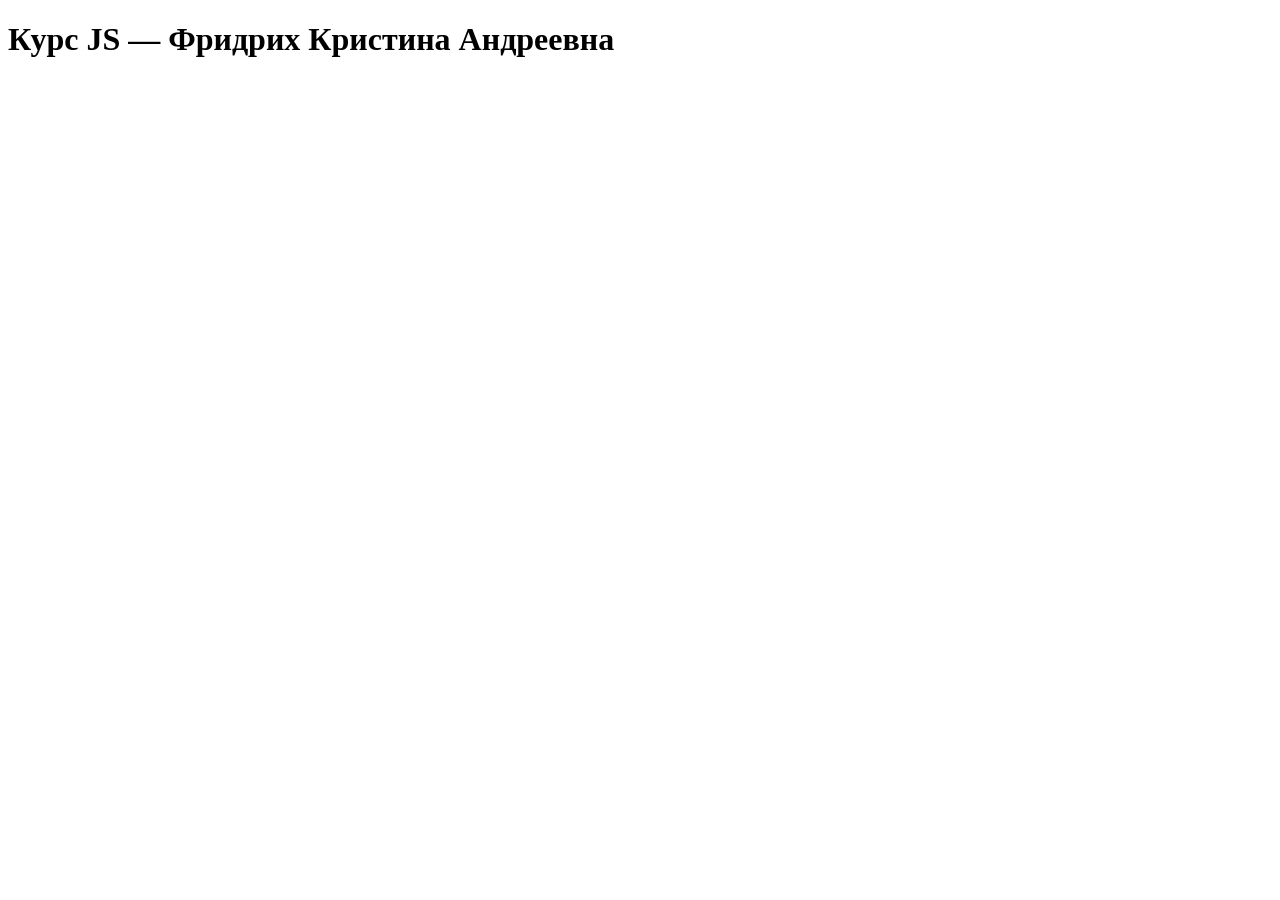
<file: task0/index.html>
<!DOCTYPE html>
<html lang="ru">
<head>
    <meta charset="UTF-8">
    <meta name="viewport" content="width=device-width, initial-scale=1.0">
    <title>Курс JS</title>
</head>
<body>
    <h1>Курс JS — Фридрих Кристина Андреевна</h1>
</body>
</html>
</file>
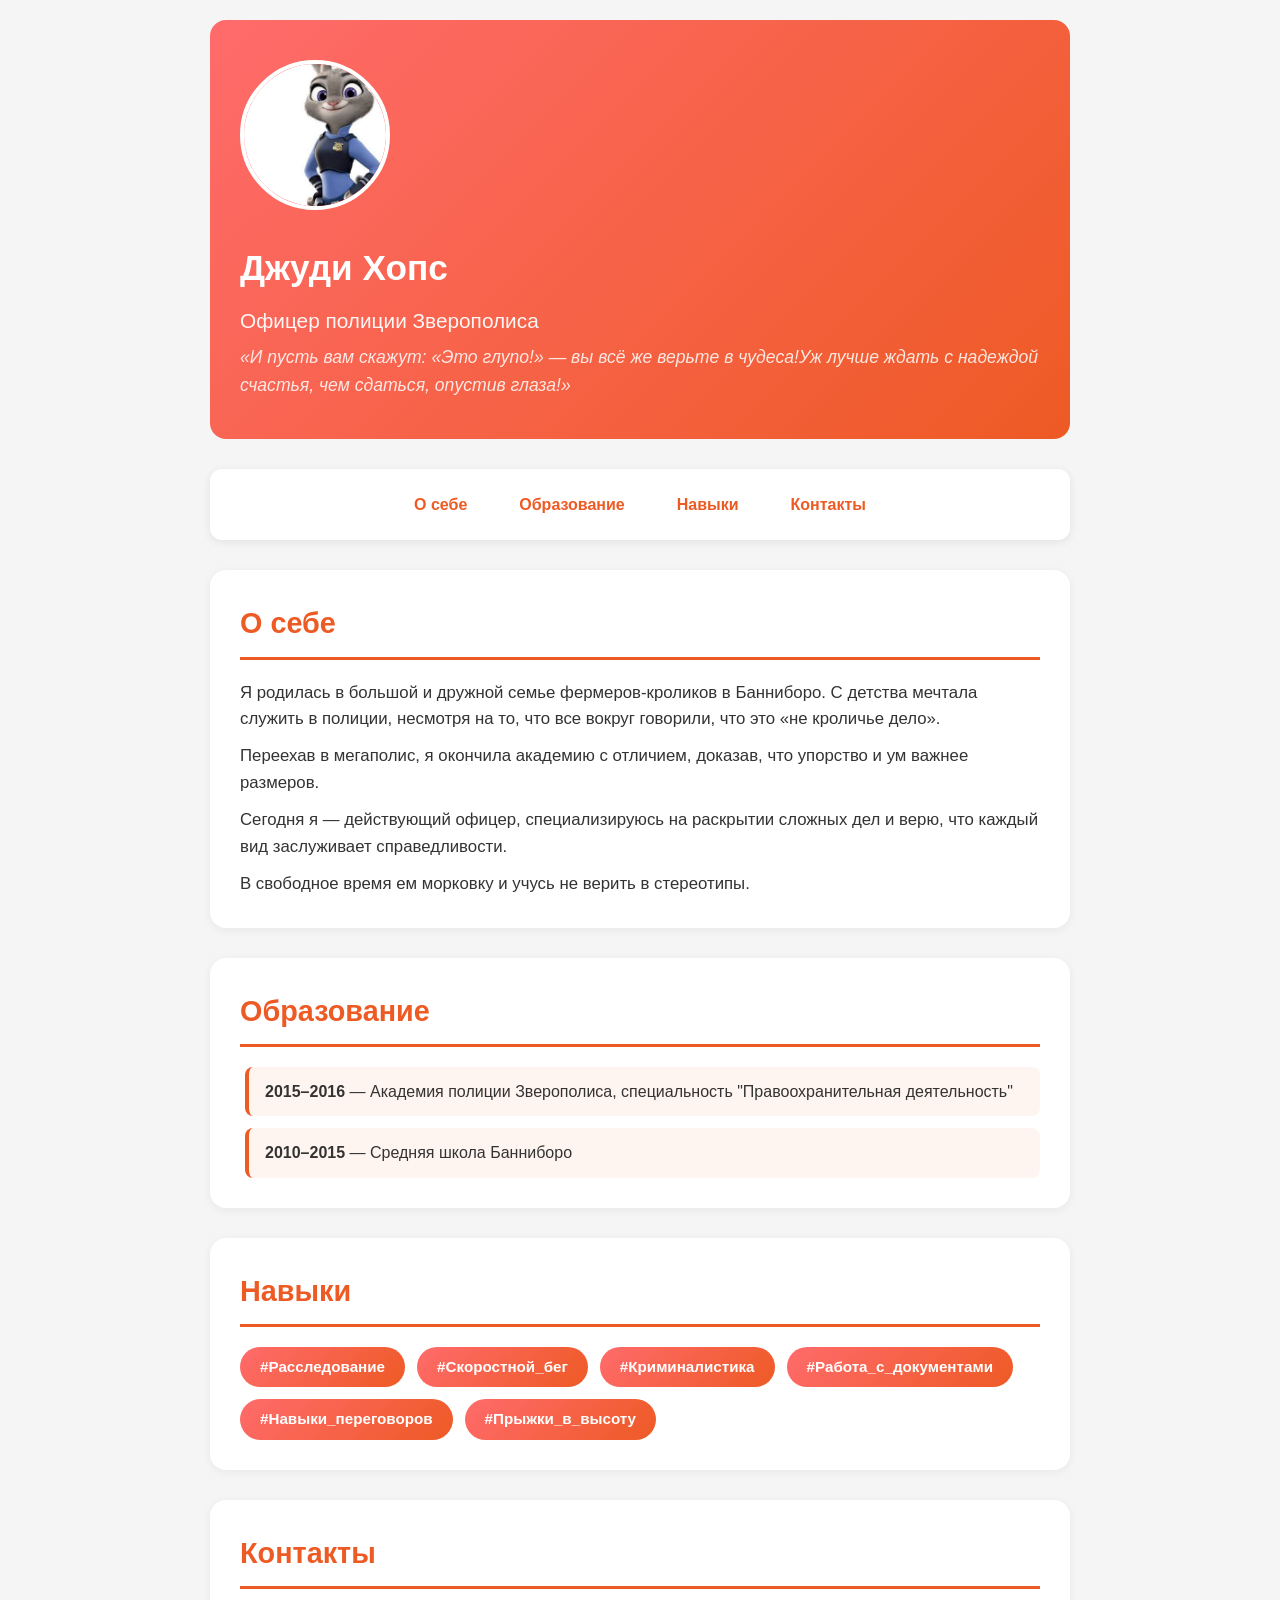
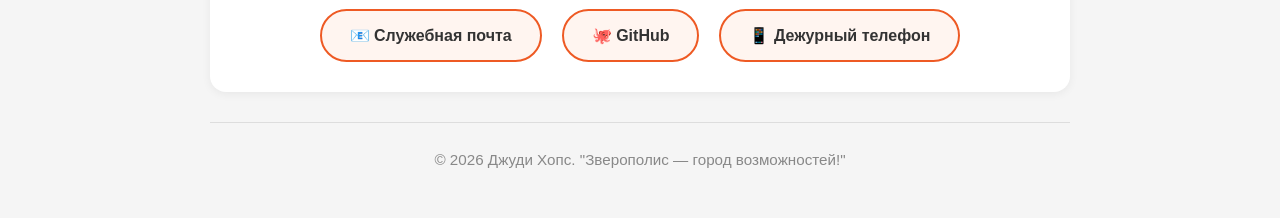
<file: task1/index.html>
<!DOCTYPE html>
<html lang="ru">
<head>
    <meta charset="UTF-8">
    <meta name="viewport" content="width=device-width, initial-scale=1.0">
    <title>Резюме — Джуди Хопс</title>
    <link rel="stylesheet" href="style.css">
</head>
<body>
    <!-- Шапка -->
    <header>
        <div class="header-content">
            <img src="judy.jpg" alt="Джуди Хопс" class="avatar">
            <div class="header-text">
                <h1>Джуди Хопс</h1>
                <p class="position">Офицер полиции Зверополиса</p>
                <p class="slogan">«И пусть вам скажут: «Это глупо!» — вы всё же верьте в чудеса!Уж лучше ждать с надеждой счастья, чем сдаться, опустив глаза!»</p>
            </div>
        </div>
    </header>

    <!-- Навигация -->
    <nav>
        <a href="#about">О себе</a>
        <a href="#education">Образование</a>
        <a href="#skills">Навыки</a>
        <a href="#contacts">Контакты</a>
    </nav>

    <!-- Основной контент -->
    <main>
        <!-- Блок "О себе" -->
        <section id="about">
            <h2>О себе</h2>
            <article>
                <p>Я родилась в большой и дружной семье фермеров-кроликов в Банниборо. С детства мечтала служить в полиции, несмотря на то, что все вокруг говорили, что это «не кроличье дело».</p>
                <p>Переехав в мегаполис, я окончила академию с отличием, доказав, что упорство и ум важнее размеров.</p>
                <p>Сегодня я — действующий офицер, специализируюсь на раскрытии сложных дел и верю, что каждый вид заслуживает справедливости.</p>
                <p>В свободное время ем морковку и учусь не верить в стереотипы.</p>
            </article>
        </section>

        <!-- Блок "Образование" -->
        <section id="education">
            <h2>Образование</h2>
            <ul>
                <li><strong>2015–2016</strong> — Академия полиции Зверополиса, специальность "Правоохранительная деятельность"</li>
                <li><strong>2010–2015</strong> — Средняя школа Банниборо</li>
            </ul>
        </section>

        <!-- Блок "Навыки" -->
        <section id="skills">
            <h2>Навыки</h2>
            <div class="skills-list">
                <span class="skill">#Расследование</span>
                <span class="skill">#Скоростной_бег</span>
                <span class="skill">#Криминалистика</span>
                <span class="skill">#Работа_с_документами</span>
                <span class="skill">#Навыки_переговоров</span>
                <span class="skill">#Прыжки_в_высоту</span>
            </div>
        </section>

        <!-- Блок "Контакты" -->
        <section id="contacts">
            <h2>Контакты</h2>
            <div class="contacts-list">
                <a href="mailto:judy.hops@zootopia.police" class="contact-link">📧 Служебная почта</a>
                <a href="https://github.com/judyhops" target="_blank" class="contact-link">🐙 GitHub</a>
                <a href="tel:+1234567890" class="contact-link">📱 Дежурный телефон</a>
            </div>
        </section>
    </main>

    <!-- Подвал -->
    <footer>
        <p>&copy; 2026 Джуди Хопс. "Зверополис — город возможностей!"</p>
    </footer>
</body>
</html>
</file>
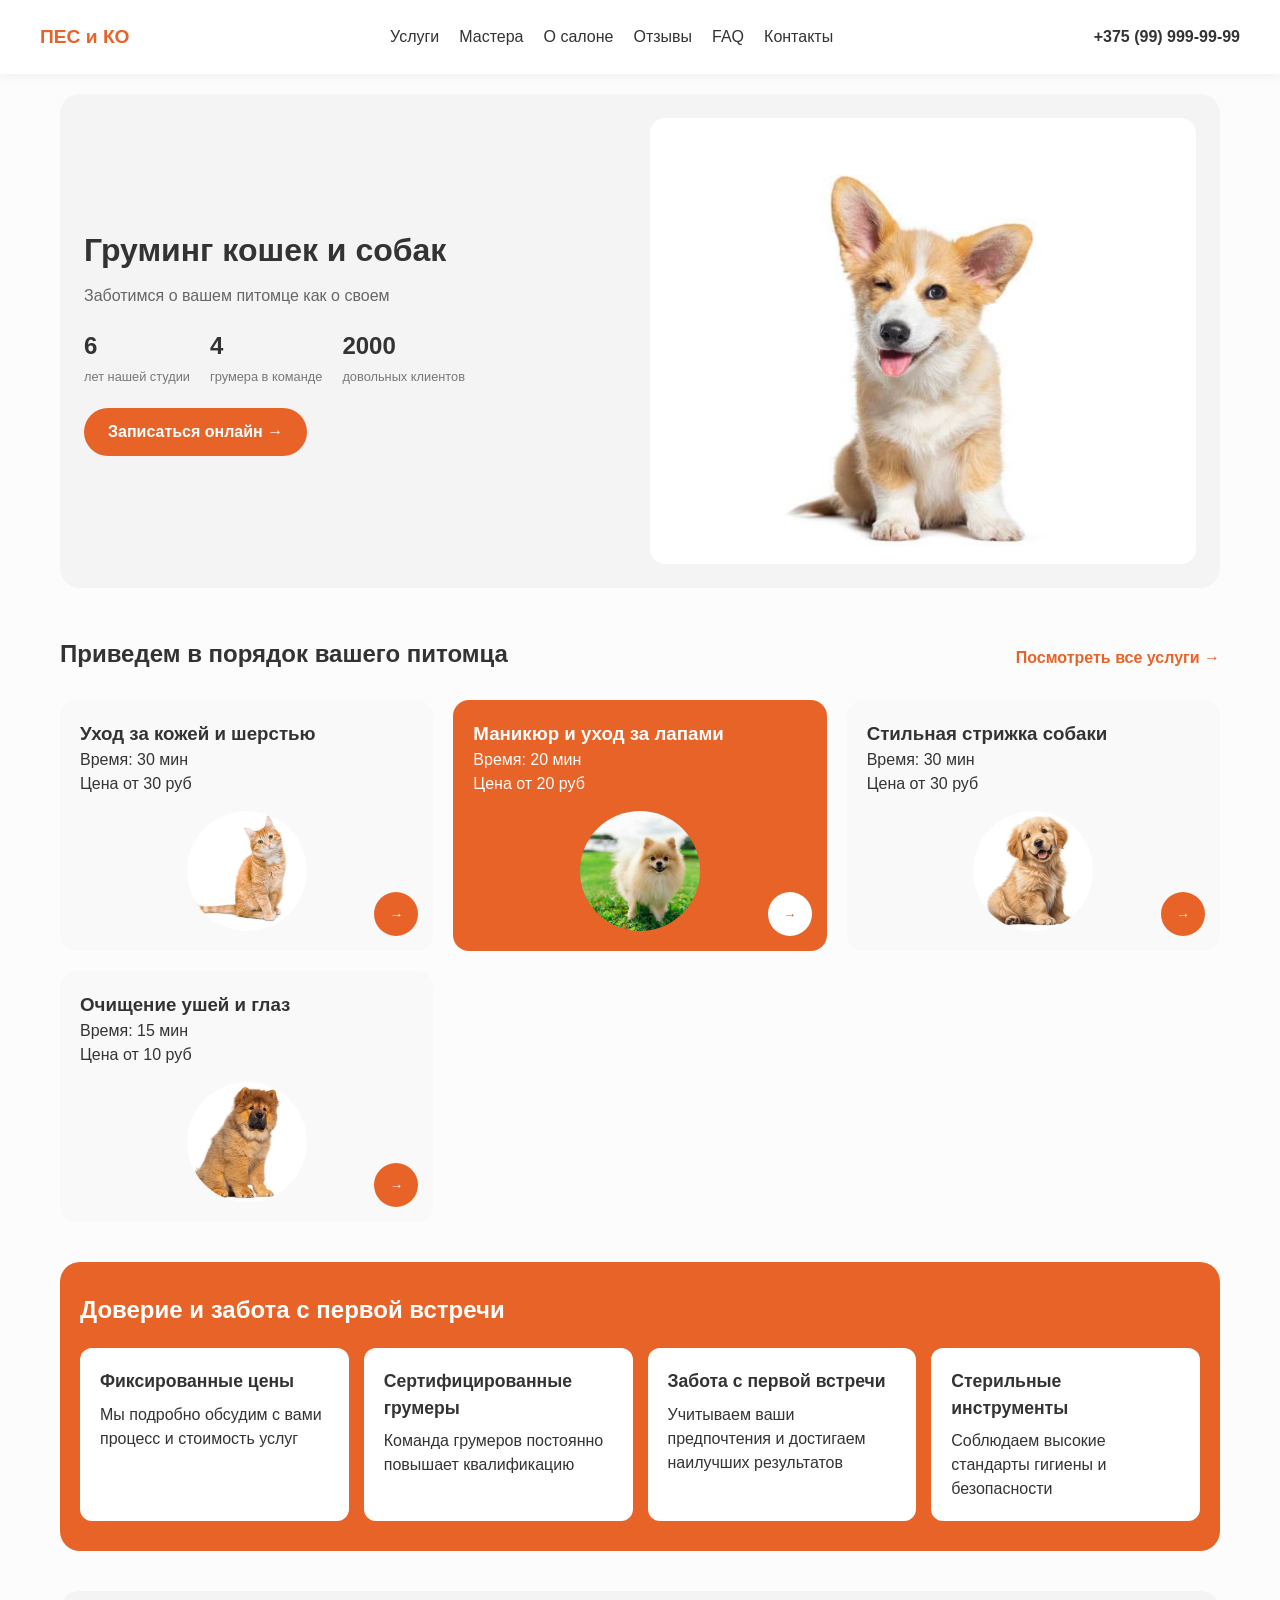
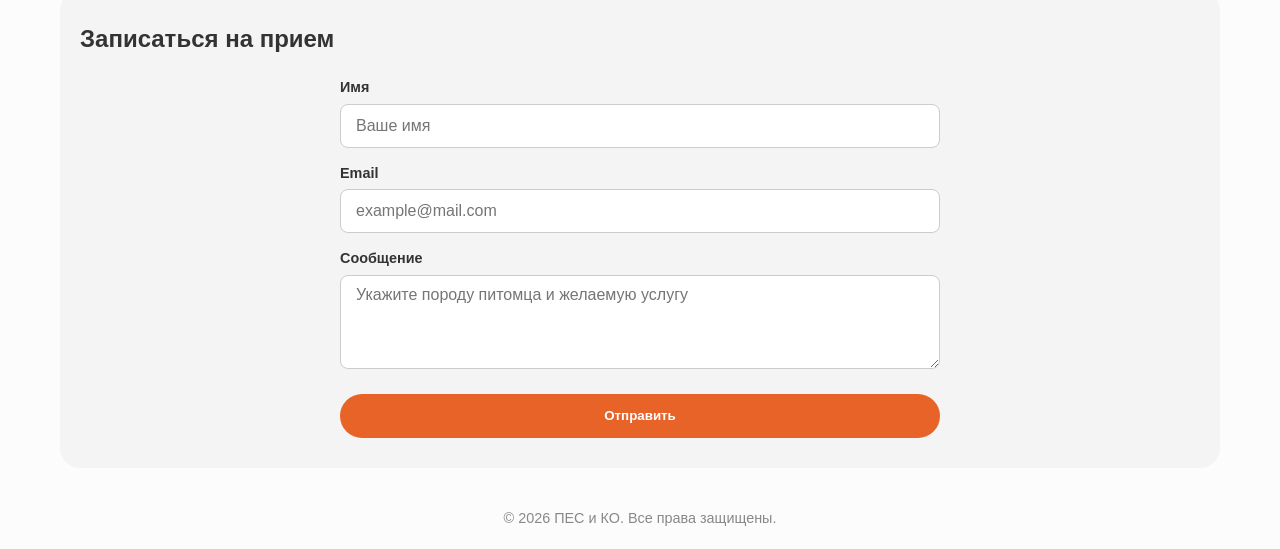
<file: task2/index.html>
<!DOCTYPE html>
<html lang="ru">
<head>
  <meta charset="UTF-8">
  <meta name="viewport" content="width=device-width, initial-scale=1.0">
  <title>Груминг кошек и собак — ПЕС и КО</title>
  <link rel="stylesheet" href="style.css">
</head>
<body>

  <!-- Шапка страницы -->
  <header class="header">
    <div class="header-container">
      <div class="logo">ПЕС и КО</div>
      
      <!-- CSS-гамбургер без JS (через checkbox) -->
      <input type="checkbox" id="burger-toggle" class="burger-toggle">
      <label for="burger-toggle" class="burger-icon" aria-label="Открыть меню">
        <span></span>
        <span></span>
        <span></span>
      </label>

      <nav class="nav">
        <a href="#services">Услуги</a>
        <a href="#masters">Мастера</a>
        <a href="#about">О салоне</a>
        <a href="#reviews">Отзывы</a>
        <a href="#faq">FAQ</a>
        <a href="#contacts">Контакты</a>
      </nav>

      <a href="tel:+375999999999" class="phone">+375 (99) 999-99-99</a>
    </div>
  </header>

  <main>
    <!-- Герой-секция -->
    <section class="hero">
      <div class="hero-content">
        <h1>Груминг кошек и собак</h1>
        <p class="hero-subtitle">Заботимся о вашем питомце как о своем</p>
        
        <div class="stats">
          <div class="stat-item">
            <span class="stat-num">6</span>
            <span class="stat-desc">лет нашей студии</span>
          </div>
          <div class="stat-item">
            <span class="stat-num">4</span>
            <span class="stat-desc">грумера в команде</span>
          </div>
          <div class="stat-item">
            <span class="stat-num">2000</span>
            <span class="stat-desc">довольных клиентов</span>
          </div>
        </div>

        <a href="#contact-form" class="btn btn-primary">Записаться онлайн &rarr;</a>
      </div>

      <div class="hero-image">
        <img src="photo_1.jpg" alt="Собака 1">
      </div>
    </section>

    <!-- Секция Услуг -->
    <section class="services" id="services">
      <div class="services-header">
        <h2>Приведем в порядок вашего питомца</h2>
        <a href="#all-services" class="link-more">Посмотреть все услуги &rarr;</a>
      </div>

      <div class="services-grid">
        <article class="service-card">
          <div class="card-info">
            <h3>Уход за кожей и шерстью</h3>
            <p>Время: 30 мин</p>
            <p class="price">Цена от 30 руб</p>
          </div>
          <img src="photo_2.jpg" alt="Кот">
          <button class="card-btn" aria-label="Заказать">&rarr;</button>
        </article>

        <article class="service-card card-orange">
          <div class="card-info">
            <h3>Маникюр и уход за лапами</h3>
            <p>Время: 20 мин</p>
            <p class="price">Цена от 20 руб</p>
          </div>
          <img src="photo_3.jpg" alt="Собака">
          <button class="card-btn btn-white" aria-label="Заказать">&rarr;</button>
        </article>

        <article class="service-card">
          <div class="card-info">
            <h3>Стильная стрижка собаки</h3>
            <p>Время: 30 мин</p>
            <p class="price">Цена от 30 руб</p>
          </div>
          <img src="photo_4.jpg" alt="Собака 2">
          <button class="card-btn" aria-label="Заказать">&rarr;</button>
        </article>

        <article class="service-card">
          <div class="card-info">
            <h3>Очищение ушей и глаз</h3>
            <p>Время: 15 мин</p>
            <p class="price">Цена от 10 руб</p>
          </div>
          <img src="photo_5.jpg" alt="Собака">
          <button class="card-btn" aria-label="Заказать">&rarr;</button>
        </article>
      </div>
    </section>

    <!-- Секция Преимуществ -->
    <section class="features" id="about">
      <h2>Доверие и забота с первой встречи</h2>
      
      <div class="features-grid">
        <div class="feature-card">
          <h3>Фиксированные цены</h3>
          <p>Мы подробно обсудим с вами процесс и стоимость услуг</p>
        </div>
        <div class="feature-card">
          <h3>Сертифицированные грумеры</h3>
          <p>Команда грумеров постоянно повышает квалификацию</p>
        </div>
        <div class="feature-card">
          <h3>Забота с первой встречи</h3>
          <p>Учитываем ваши предпочтения и достигаем наилучших результатов</p>
        </div>
        <div class="feature-card">
          <h3>Стерильные инструменты</h3>
          <p>Соблюдаем высокие стандарты гигиены и безопасности</p>
        </div>
      </div>
    </section>

    <!-- Форма обратной связи (Требование №5) -->
    <section class="contact-form-section" id="contact-form">
      <h2>Записаться на прием</h2>
      <form class="contact-form" onsubmit="return false;">
        <div class="form-group">
          <label for="name">Имя</label>
          <input type="text" id="name" name="name" placeholder="Ваше имя" required>
        </div>
        
        <div class="form-group">
          <label for="email">Email</label>
          <input type="email" id="email" name="email" placeholder="example@mail.com" required>
        </div>

        <div class="form-group">
          <label for="message">Сообщение</label>
          <textarea id="message" name="message" rows="4" placeholder="Укажите породу питомца и желаемую услугу" required></textarea>
        </div>

        <button type="submit" class="btn btn-primary btn-submit">Отправить</button>
      </form>
    </section>
  </main>

  <footer class="footer">
    <p>&copy; 2026 ПЕС и КО. Все права защищены.</p>
  </footer>

</body>
</html>
</file>
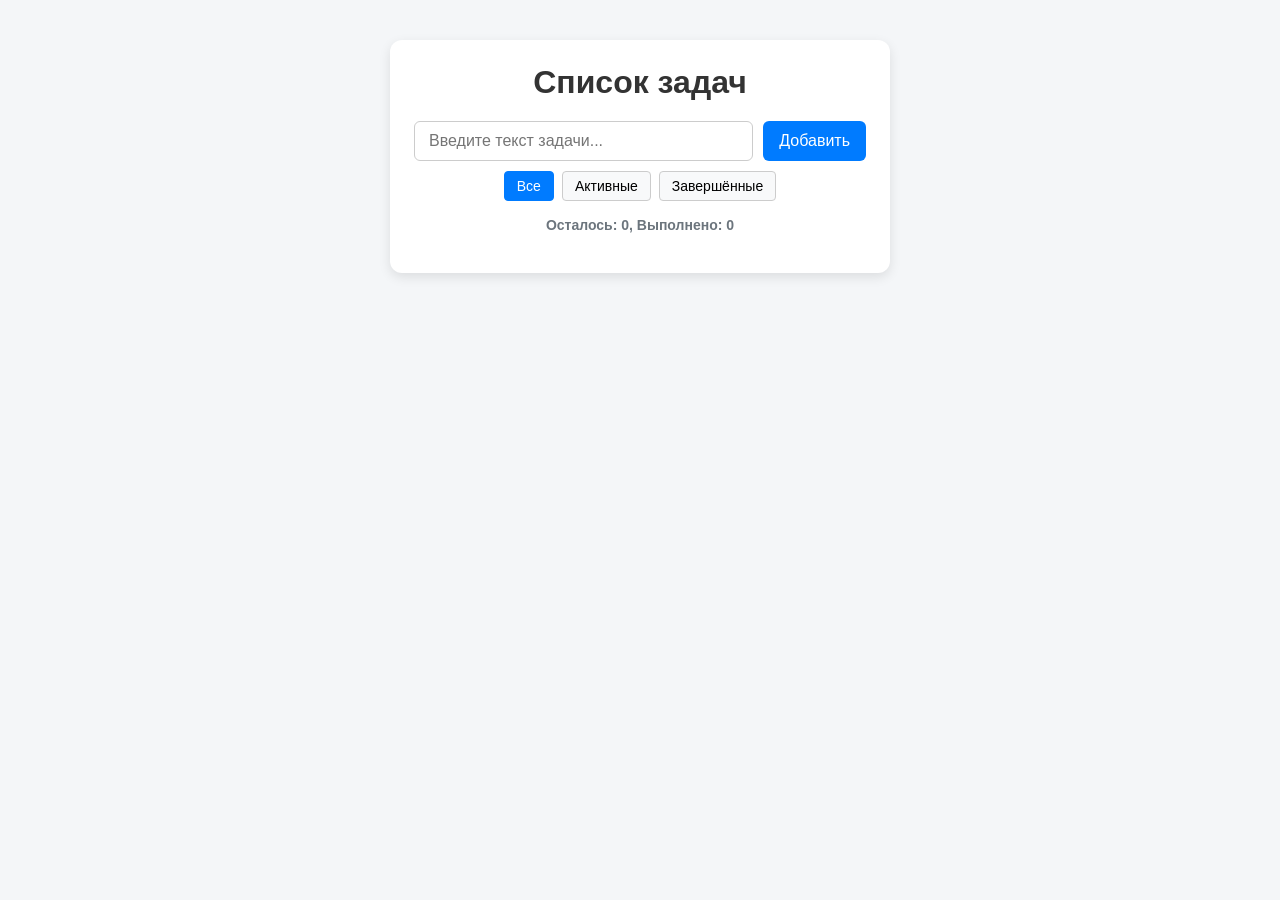
<file: task3/index.html>
<!DOCTYPE html>
<html lang="ru">
<head>
    <meta charset="UTF-8">
    <meta name="viewport" content="width=device-width, initial-scale=1.0">
    <title>Лабораторная работа №3 — Todo List</title>
    <link rel="stylesheet" href="style.css">
    
    <script src="script.js" defer></script>
</head>
<body>
    <div class="todo-container">
        <h1>Список задач</h1>

        
        <form id="todo-form" class="todo-form">
            <input type="text" id="todo-input" placeholder="Введите текст задачи..." autocomplete="off">
            <button type="submit" id="add-btn">Добавить</button>
        </form>

        <p id="error-message" class="error-message hidden">Пожалуйста, введите текст задачи!</p>

        <!-- Фильтры -->
        <div class="filters">
            <button class="filter-btn active" data-filter="all">Все</button>
            <button class="filter-btn" data-filter="active">Активные</button>
            <button class="filter-btn" data-filter="completed">Завершённые</button>
        </div>

        
        <div class="counter" id="counter">
            Осталось: <span id="active-count">0</span>, Выполнено: <span id="completed-count">0</span>
        </div>

        
        <ul id="todo-list" class="todo-list"></ul>
    </div>
</body>
</html>
</file>
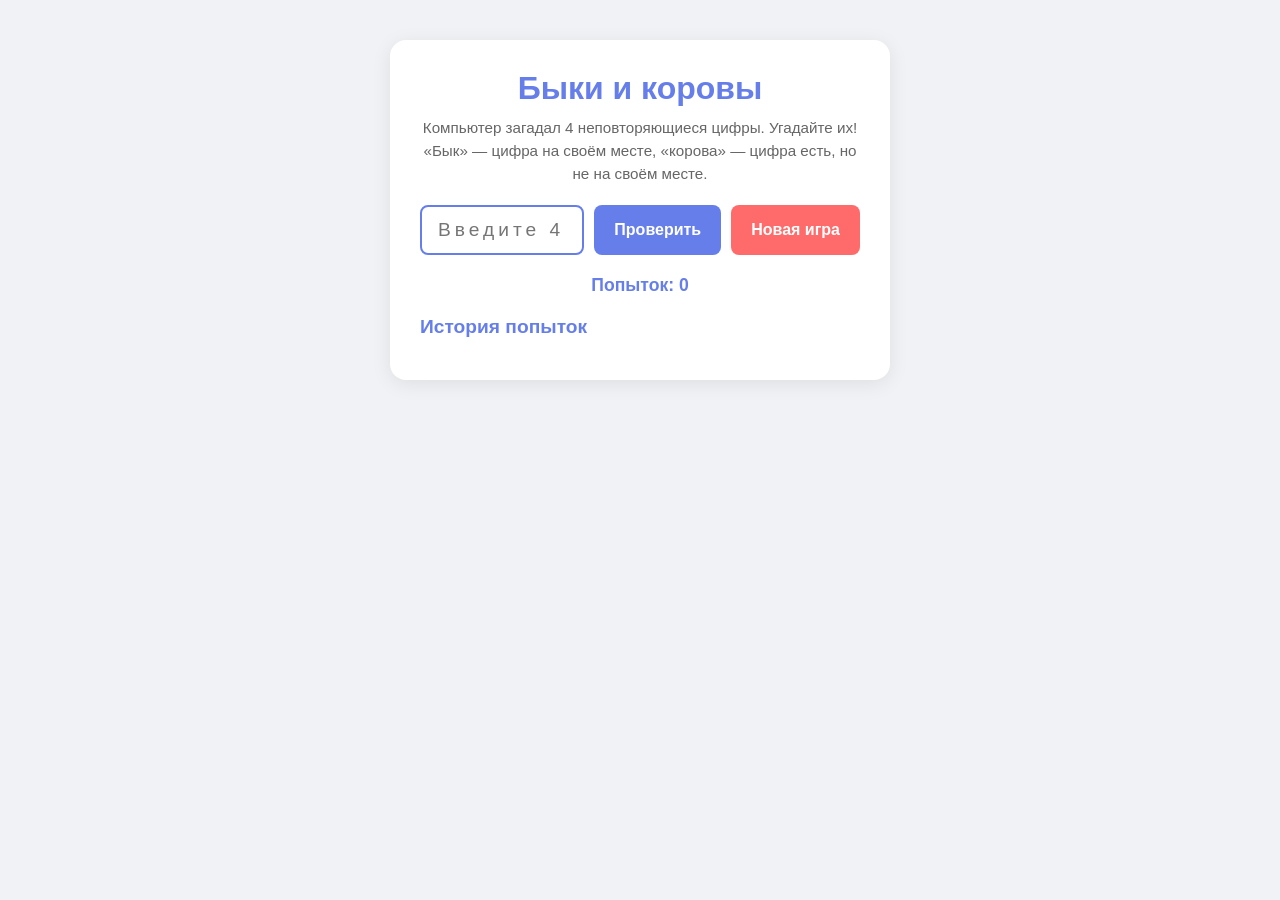
<file: task4/index.html>
<!DOCTYPE html>
<html lang="ru">
<head>
    <meta charset="UTF-8">
    <meta name="viewport" content="width=device-width, initial-scale=1.0">
    <title>Быки и коровы</title>
    <link rel="stylesheet" href="style.css">
</head>
<body>
    <main class="game">
        <header class="game__header">
            <h1>Быки и коровы</h1>
            <p class="game__rules">
                Компьютер загадал 4 неповторяющиеся цифры.
                Угадайте их! «Бык» — цифра на своём месте,
                «корова» — цифра есть, но не на своём месте.
            </p>
        </header>

        <section class="game__controls">
            <input
                type="text"
                id="guess-input"
                class="game__input"
                placeholder="Введите 4 цифры"
                maxlength="4"
                autocomplete="off"
            >
            <button id="check-btn" class="game__btn game__btn--check">Проверить</button>
            <button id="new-game-btn" class="game__btn game__btn--new">Новая игра</button>
        </section>

        <p id="error-message" class="game__error hidden"></p>

        <section class="game__status">
            <p>Попыток: <span id="attempts-count">0</span></p>
        </section>

        <section class="game__history">
            <h2>История попыток</h2>
            <ul id="history-list" class="history"></ul>
        </section>
    </main>

    <script src="script.js" defer></script>
    
</body>
</html>
</file>
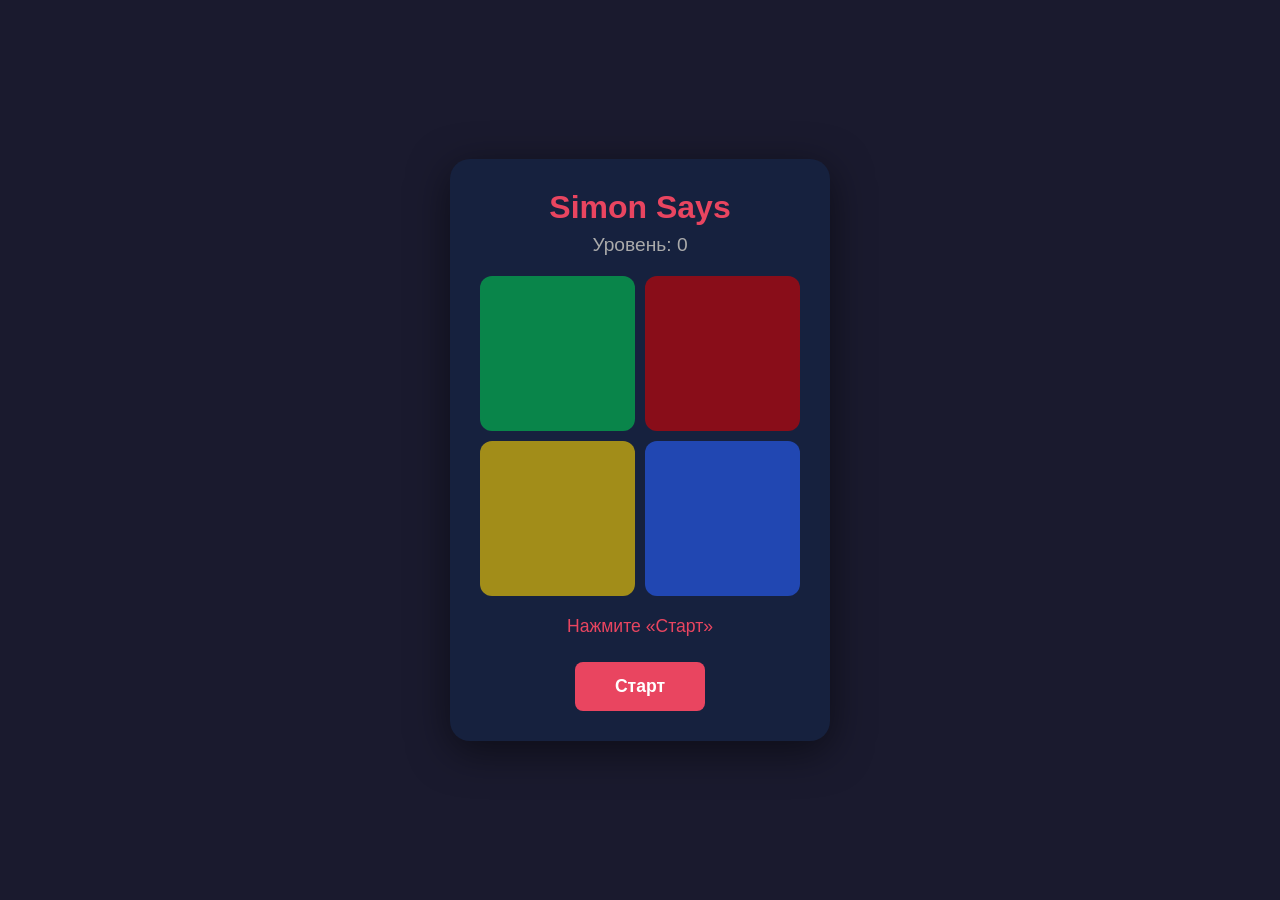
<file: task5/index.html>
<!DOCTYPE html>
<html lang="ru">
<head>
    <meta charset="UTF-8">
    <meta name="viewport" content="width=device-width, initial-scale=1.0">
    <title>Simon Says</title>
    <link rel="stylesheet" href="style.css">
</head>
<body>
    <main class="game">
        <header class="game__header">
            <h1>Simon Says</h1>
            <p class="game__level">Уровень: <span id="level">0</span></p>
        </header>

        <section class="board" id="board">
            <button class="sector sector--0" data-index="0"></button>
            <button class="sector sector--1" data-index="1"></button>
            <button class="sector sector--2" data-index="2"></button>
            <button class="sector sector--3" data-index="3"></button>
        </section>

        <p class="game__message" id="message">Нажмите «Старт»</p>

        <button class="game__start" id="start-btn">Старт</button>
    </main>

    <script src="script.js" defer></script>
</body>
</html>
</file>
<file: task1/style.css>
/* Глобальные настройки */
* {
    margin: 0;
    padding: 0;
    box-sizing: border-box;
}

body {
    font-family: Arial, Helvetica, sans-serif;
    line-height: 1.6;
    background-color: #f5f5f5;
    color: #333;
    max-width: 900px;
    margin: 0 auto;
    padding: 20px;
}

/* Шапка */
header {
    background: linear-gradient(135deg, #ff6b6b 0%, #ee5a24 100%);
    color: white;
    padding: 40px 30px;
    border-radius: 16px;
    margin-bottom: 30px;
}

.header-content {
    display: flex;
    align-items: center;
    gap: 30px;
    flex-wrap: wrap;
}

.avatar {
    width: 150px;
    height: 150px;
    border-radius: 50%;
    border: 4px solid white;
    object-fit: cover;
    flex-shrink: 0;
}

.header-text h1 {
    font-size: 2.2rem;
    margin-bottom: 8px;
}

.position {
    font-size: 1.3rem;
    font-weight: 300;
    opacity: 0.95;
    margin-bottom: 5px;
}

.slogan {
    font-size: 1.1rem;
    font-style: italic;
    opacity: 0.85;
}

/* Навигация */
nav {
    display: flex;
    justify-content: center;
    gap: 20px;
    flex-wrap: wrap;
    background: white;
    padding: 15px 20px;
    border-radius: 12px;
    box-shadow: 0 2px 10px rgba(0, 0, 0, 0.08);
    margin-bottom: 30px;
}

nav a {
    text-decoration: none;
    color: #ee5a24;
    font-weight: 600;
    padding: 8px 16px;
    border-radius: 20px;
    transition: all 0.3s ease;
}

nav a:hover {
    background: #ee5a24;
    color: white;
}

/* Основной контент */
main {
    display: flex;
    flex-direction: column;
    gap: 30px;
}

/* Секции */
section {
    background: white;
    padding: 30px;
    border-radius: 16px;
    box-shadow: 0 2px 10px rgba(0, 0, 0, 0.06);
}

section h2 {
    color: #ee5a24;
    font-size: 1.8rem;
    margin-bottom: 20px;
    padding-bottom: 10px;
    border-bottom: 3px solid #ee5a24;
}

/* Блок "О себе" */
article {
    display: flex;
    flex-direction: column;
    gap: 10px;
}

article p {
    font-size: 1.05rem;
}

/* Блок "Образование" */
#education ul {
    list-style: none;
    display: flex;
    flex-direction: column;
    gap: 12px;
    padding-left: 5px;
}

#education ul li {
    padding: 12px 16px;
    background: #fff5f0;
    border-radius: 8px;
    border-left: 4px solid #ee5a24;
}

/* Блок "Навыки" */
.skills-list {
    display: flex;
    flex-wrap: wrap;
    gap: 12px;
    justify-content: flex-start;
}

.skill {
    background: linear-gradient(135deg, #ff6b6b 0%, #ee5a24 100%);
    color: white;
    padding: 8px 20px;
    border-radius: 50px;
    font-size: 0.95rem;
    font-weight: 600;
    transition: transform 0.2s ease, box-shadow 0.2s ease;
}

.skill:hover {
    transform: scale(1.05);
    box-shadow: 0 4px 15px rgba(238, 90, 36, 0.4);
}

/* Блок "Контакты" */
.contacts-list {
    display: flex;
    flex-wrap: wrap;
    justify-content: center;
    gap: 20px;
}

.contact-link {
    display: inline-block;
    padding: 12px 28px;
    background: #fff5f0;
    color: #333;
    text-decoration: none;
    border-radius: 50px;
    font-weight: 600;
    border: 2px solid #ee5a24;
    transition: all 0.3s ease;
}

.contact-link:hover {
    background: #ee5a24;
    color: white;
    transform: translateY(-3px);
    box-shadow: 0 6px 20px rgba(238, 90, 36, 0.3);
}

/* Подвал */
footer {
    text-align: center;
    padding: 25px 0;
    margin-top: 30px;
    color: #888;
    font-size: 0.95rem;
    border-top: 1px solid #ddd;
}
</file>
<file: task2/style.css>
/* ==========================================================================
   1. БАЗОВЫЕ СТИЛИ (MOBILE FIRST: до 767px)
   ========================================================================== */

* {
  box-sizing: border-box;
  margin: 0;
  padding: 0;
}

body {
  font-family: -apple-system, BlinkMacSystemFont, "Segoe UI", Roboto, Helvetica, Arial, sans-serif;
  color: #333333;
  background-color: #fcfcfc;
  line-height: 1.5;
}

img {
  max-width: 100%;
  height: auto;
  display: block;
}

/* Кнопки и Интерактив (минимальный размер 44x44px для touch-friendly) */
a, button, input, textarea {
  font-family: inherit;
}

.btn {
  display: inline-flex;
  align-items: center;
  justify-content: center;
  min-height: 44px;
  min-width: 44px;
  padding: 12px 24px;
  border-radius: 25px;
  border: none;
  font-weight: bold;
  cursor: pointer;
  text-decoration: none;
  /* Плавный переход (Требование №6) */
  transition: background-color 0.3s ease, transform 0.2s ease;
}

.btn-primary {
  background-color: #e86328;
  color: #ffffff;
}

.btn-primary:hover {
  background-color: #d1521a;
  transform: translateY(-2px);
}

/* Header & Menu (Flexbox в компонентах) */
.header {
  background: #ffffff;
  padding: 15px 20px;
  box-shadow: 0 2px 10px rgba(0, 0, 0, 0.05);
  position: sticky;
  top: 0;
  z-index: 100;
}

.header-container {
  display: flex;
  align-items: center;
  justify-content: space-between;
  max-width: 1200px;
  margin: 0 auto;
}

.logo {
  font-weight: 800;
  font-size: 1.2rem;
  color: #e86328;
}

.phone {
  display: none;
  color: #333;
  text-decoration: none;
  font-weight: 600;
  min-height: 44px;
  line-height: 44px;
}

/* Выпадающее гамбургер-меню без JS (Требование №4) */
.burger-toggle {
  display: none;
}

.burger-icon {
  display: flex;
  flex-direction: column;
  justify-content: space-between;
  width: 30px;
  height: 22px;
  cursor: pointer;
  min-height: 44px;
  min-width: 44px;
  padding: 11px 7px;
}

.burger-icon span {
  height: 3px;
  width: 100%;
  background-color: #333;
  border-radius: 2px;
}

.nav {
  display: none;
  flex-direction: column;
  position: absolute;
  top: 100%;
  left: 0;
  width: 100%;
  background: #ffffff;
  padding: 20px;
  box-shadow: 0 5px 10px rgba(0, 0, 0, 0.1);
}

.nav a {
  padding: 12px 0;
  color: #333;
  text-decoration: none;
  min-height: 44px;
  display: flex;
  align-items: center;
}

.burger-toggle:checked ~ .nav {
  display: flex;
}

/* ОСНОВНЫЕ СЕКЦИИ — CSS GRID (Требования №2 и №3) */
main {
  padding: 20px;
  display: grid;
  grid-template-columns: 1fr;
  row-gap: 40px;
  max-width: 1200px;
  margin: 0 auto;
}

/* Hero Section */
.hero {
  background: #f4f4f4;
  border-radius: 20px;
  padding: 24px;
  display: grid;
  grid-template-columns: 1fr;
  gap: 20px;
}

.hero h1 {
  font-size: 2rem;
  margin-bottom: 10px;
}

.hero-subtitle {
  color: #666;
  margin-bottom: 20px;
}

.stats {
  display: flex;
  gap: 20px;
  margin-bottom: 20px;
}

.stat-num {
  font-size: 1.5rem;
  font-weight: bold;
  display: block;
}

.stat-desc {
  font-size: 0.8rem;
  color: #777;
}

.hero-image img {
  border-radius: 15px;
  width: 100%;
  object-fit: cover;
}

/* Services Section */
.services-header {
  margin-bottom: 20px;
}

.link-more {
  color: #e86328;
  text-decoration: none;
  font-weight: 600;
  display: inline-block;
  margin-top: 8px;
  min-height: 44px;
  line-height: 44px;
}

.services-grid {
  display: grid;
  grid-template-columns: 1fr;
  gap: 20px;
}

.service-card {
  background: #f9f9f9;
  border-radius: 16px;
  padding: 20px;
  position: relative;
  display: flex;
  flex-direction: column;
  justify-content: space-between;
  /* Плавный переход при наведении (Требование №6) */
  transition: transform 0.3s ease, box-shadow 0.3s ease;
}

.service-card:hover {
  transform: translateY(-5px);
  box-shadow: 0 10px 20px rgba(0,0,0,0.08);
}

.service-card.card-orange {
  background: #e86328;
  color: #ffffff;
}

.service-card img {
  width: 120px;
  height: 120px;
  border-radius: 50%;
  object-fit: cover;
  margin: 15px auto 0 auto;
}

.card-btn {
  position: absolute;
  bottom: 15px;
  right: 15px;
  width: 44px;
  height: 44px;
  border-radius: 50%;
  border: none;
  background: #e86328;
  color: #fff;
  cursor: pointer;
}

.card-btn.btn-white {
  background: #ffffff;
  color: #e86328;
}

/* Features Section */
.features {
  background: #e86328;
  color: #ffffff;
  padding: 30px 20px;
  border-radius: 20px;
}

.features h2 {
  margin-bottom: 20px;
}

.features-grid {
  display: grid;
  grid-template-columns: 1fr;
  gap: 15px;
}

.feature-card {
  background: #ffffff;
  color: #333333;
  padding: 20px;
  border-radius: 12px;
}

.feature-card h3 {
  font-size: 1.1rem;
  margin-bottom: 8px;
}

/* Form Section (Требование №5) */
.contact-form-section {
  background: #f4f4f4;
  padding: 30px 20px;
  border-radius: 20px;
}

.contact-form-section h2 {
  margin-bottom: 20px;
}

.contact-form {
  display: flex;
  flex-direction: column;
  gap: 15px;
}

.form-group {
  display: flex;
  flex-direction: column;
  gap: 5px;
}

.form-group label {
  font-weight: 600;
  font-size: 0.9rem;
}

.contact-form input,
.contact-form textarea {
  width: 100%;
  min-height: 44px;
  padding: 10px 15px;
  border: 1px solid #ccc;
  border-radius: 8px;
  font-size: 1rem;
  transition: border-color 0.3s ease, box-shadow 0.3s ease;
}

.contact-form input:focus,
.contact-form textarea:focus {
  outline: none;
  border-color: #e86328;
  box-shadow: 0 0 0 3px rgba(232, 99, 40, 0.2);
}

.btn-submit {
  width: 100%;
  margin-top: 10px;
}

.footer {
  text-align: center;
  padding: 20px;
  color: #888;
  font-size: 0.9rem;
}


/* ==========================================================================
   2. ПЛАНШЕТЫ (768px – 1199px)
   ========================================================================== */
@media (min-width: 768px) {
  .hero {
    grid-template-columns: 1fr 1fr;
    align-items: center;
  }

  .services-grid {
    grid-template-columns: repeat(2, 1fr);
  }

  .features-grid {
    grid-template-columns: repeat(2, 1fr);
  }

  .phone {
    display: block;
  }

  .contact-form {
    max-width: 600px;
    margin: 0 auto;
  }
}


/* ==========================================================================
   3. ДЕСКТОП (от 1200px)
   ========================================================================== */
@media (min-width: 1200px) {
  .burger-icon {
    display: none;
  }

  .nav {
    display: flex;
    flex-direction: row;
    position: static;
    width: auto;
    padding: 0;
    box-shadow: none;
    gap: 20px;
  }

  .nav a {
    padding: 0;
  }

  .services-header {
    display: flex;
    justify-content: space-between;
    align-items: center;
  }

  .services-grid {
    grid-template-columns: repeat(3, 1fr);
  }

  .features-grid {
    grid-template-columns: repeat(4, 1fr);
  }
}
</file>
<file: task3/style.css>
* {
    box-sizing: border-box;
    margin: 0;
    padding: 0;
    font-family: Arial, sans-serif;
}

body {
    background-color: #f4f6f8;
    display: flex;
    justify-content: center;
    padding: 40px 20px;
}

.todo-container {
    background: #ffffff;
    width: 100%;
    max-width: 500px;
    padding: 24px;
    border-radius: 12px;
    box-shadow: 0 4px 12px rgba(0, 0, 0, 0.1);
}

h1 {
    text-align: center;
    margin-bottom: 20px;
    color: #333333;
}

.todo-form {
    display: flex;
    gap: 10px;
    margin-bottom: 10px;
}

#todo-input {
    flex: 1;
    padding: 10px 14px;
    font-size: 16px;
    border: 1px solid #ccc;
    border-radius: 6px;
    outline: none;
}

#todo-input:focus {
    border-color: #007bff;
}

#add-btn {
    padding: 10px 16px;
    font-size: 16px;
    background-color: #007bff;
    color: white;
    border: none;
    border-radius: 6px;
    cursor: pointer;
    transition: background-color 0.2s;
}

#add-btn:hover {
    background-color: #0056b3;
}

.error-message {
    color: #dc3545;
    font-size: 14px;
    margin-bottom: 12px;
}

.error-message.hidden {
    display: none;
}

.filters {
    display: flex;
    gap: 8px;
    margin-bottom: 16px;
    justify-content: center;
}

.filter-btn {
    padding: 6px 12px;
    border: 1px solid #ccc;
    background-color: #f8f9fa;
    border-radius: 4px;
    cursor: pointer;
    font-size: 14px;
}

.filter-btn.active {
    background-color: #007bff;
    color: white;
    border-color: #007bff;
}

.counter {
    font-size: 14px;
    color: #6c757d;
    margin-bottom: 16px;
    text-align: center;
    font-weight: bold;
}

.todo-list {
    list-style: none;
}

.todo-item {
    display: flex;
    align-items:start;
    justify-content: space-between;
    padding: 10px;
    border-bottom: 1px solid #eee;
    gap: 10px;
}

.todo-item:last-child {
    border-bottom: none;
}

.todo-content {
    display: flex;
    align-items: center;
    gap: 10px;
    flex: 1;
}

.todo-text {
    font-size: 16px;
    word-break: break-word;
}


.completed .todo-text {
    text-decoration: line-through;
    opacity: 0.6;
}

.delete-btn {
    background-color: #dc3545;
    color: white;
    border: none;
    padding: 6px 10px;
    border-radius: 4px;
    cursor: pointer;
    font-size: 14px;
}

.delete-btn:hover {
    background-color: #bd2130;
}
</file>
<file: task4/style.css>
* {
    margin: 0;
    padding: 0;
    box-sizing: border-box;
}

body {
    font-family: Arial, Helvetica, sans-serif;
    background: #f0f2f5;
    color: #333;
    min-height: 100vh;
    display: flex;
    justify-content: center;
    align-items: flex-start;
    padding: 40px 20px;
}

.game {
    width: 100%;
    max-width: 500px;
    background: white;
    padding: 30px;
    border-radius: 16px;
    box-shadow: 0 4px 20px rgba(0, 0, 0, 0.08);
    display: flex;
    flex-direction: column;
    gap: 20px;
}

.game__header h1 {
    color: #667eea;
    margin-bottom: 10px;
    text-align: center;
}

.game__rules {
    font-size: 0.95rem;
    color: #666;
    line-height: 1.5;
    text-align: center;
}

.game__controls {
    display: flex;
    gap: 10px;
    flex-wrap: wrap;
}

.game__input {
    flex: 1;
    min-width: 150px;
    padding: 12px 16px;
    font-size: 1.2rem;
    border: 2px solid #ddd;
    border-radius: 8px;
    text-align: center;
    letter-spacing: 4px;
}

.game__input:focus {
    outline: none;
    border-color: #667eea;
}

.game__input:disabled {
    background: #f5f5f5;
    cursor: not-allowed;
}

.game__btn {
    padding: 12px 20px;
    font-size: 1rem;
    font-weight: 600;
    border: none;
    border-radius: 8px;
    cursor: pointer;
    transition: background 0.2s;
}

.game__btn--check {
    background: #667eea;
    color: white;
}

.game__btn--check:hover:not(:disabled) {
    background: #5568d3;
}

.game__btn--new {
    background: #ff6b6b;
    color: white;
}

.game__btn--new:hover {
    background: #ee5a24;
}

.game__btn:disabled {
    opacity: 0.5;
    cursor: not-allowed;
}

.game__error {
    color: #ff6b6b;
    font-size: 0.9rem;
    text-align: center;
}

.hidden {
    display: none;
}

.game__status {
    text-align: center;
    font-size: 1.1rem;
    font-weight: 600;
    color: #667eea;
}

.game__history h2 {
    font-size: 1.2rem;
    margin-bottom: 12px;
    color: #667eea;
}

.history {
    list-style: none;
    display: flex;
    flex-direction: column;
    gap: 8px;
}

.history__item {
    padding: 10px 14px;
    background: #f8f9ff;
    border-left: 4px solid #667eea;
    border-radius: 6px;
    font-family: monospace;
    font-size: 1rem;
}

.history__item--win {
    background: #e8f5e9;
    border-left-color: #4caf50;
    font-weight: 700;
    color: #2e7d32;
}
</file>
<file: task5/style.css>
* {
    margin: 0;
    padding: 0;
    box-sizing: border-box;
}

body {
    font-family: Arial, sans-serif;
    background: #1a1a2e;
    color: #fff;
    min-height: 100vh;
    display: flex;
    justify-content: center;
    align-items: center;
    padding: 20px;
}

.game {
    display: flex;
    flex-direction: column;
    align-items: center;
    gap: 20px;
    background: #16213e;
    padding: 30px;
    border-radius: 20px;
    box-shadow: 0 10px 40px rgba(0, 0, 0, 0.5);
}

.game__header h1 {
    color: #e94560;
    text-align: center;
    margin-bottom: 8px;
}

.game__level {
    text-align: center;
    font-size: 1.2rem;
    color: #aaa;
}

.board {
    display: grid;
    grid-template-columns: 1fr 1fr;
    gap: 10px;
    width: 320px;
    height: 320px;
}

.sector {
    border: none;
    border-radius: 12px;
    cursor: pointer;
    transition: filter 0.15s, transform 0.15s;
    opacity: 0.6;
}

.sector--0 { background: #00c853; }   /* зелёный */
.sector--1 { background: #d50000; }   /* красный */
.sector--2 { background: #ffd600; }   /* жёлтый */
.sector--3 { background: #2962ff; }   /* синий */

.sector.active {
    filter: brightness(2);
    transform: scale(1.05);
    opacity: 1;
}

.sector:disabled {
    cursor: not-allowed;
}

.game__message {
    font-size: 1.1rem;
    text-align: center;
    min-height: 1.5em;
    color: #e94560;
}

.game__start {
    padding: 14px 40px;
    font-size: 1.1rem;
    font-weight: 700;
    background: #e94560;
    color: #fff;
    border: none;
    border-radius: 8px;
    cursor: pointer;
    transition: background 0.2s;
}

.game__start:hover {
    background: #c73650;
}
</file>
